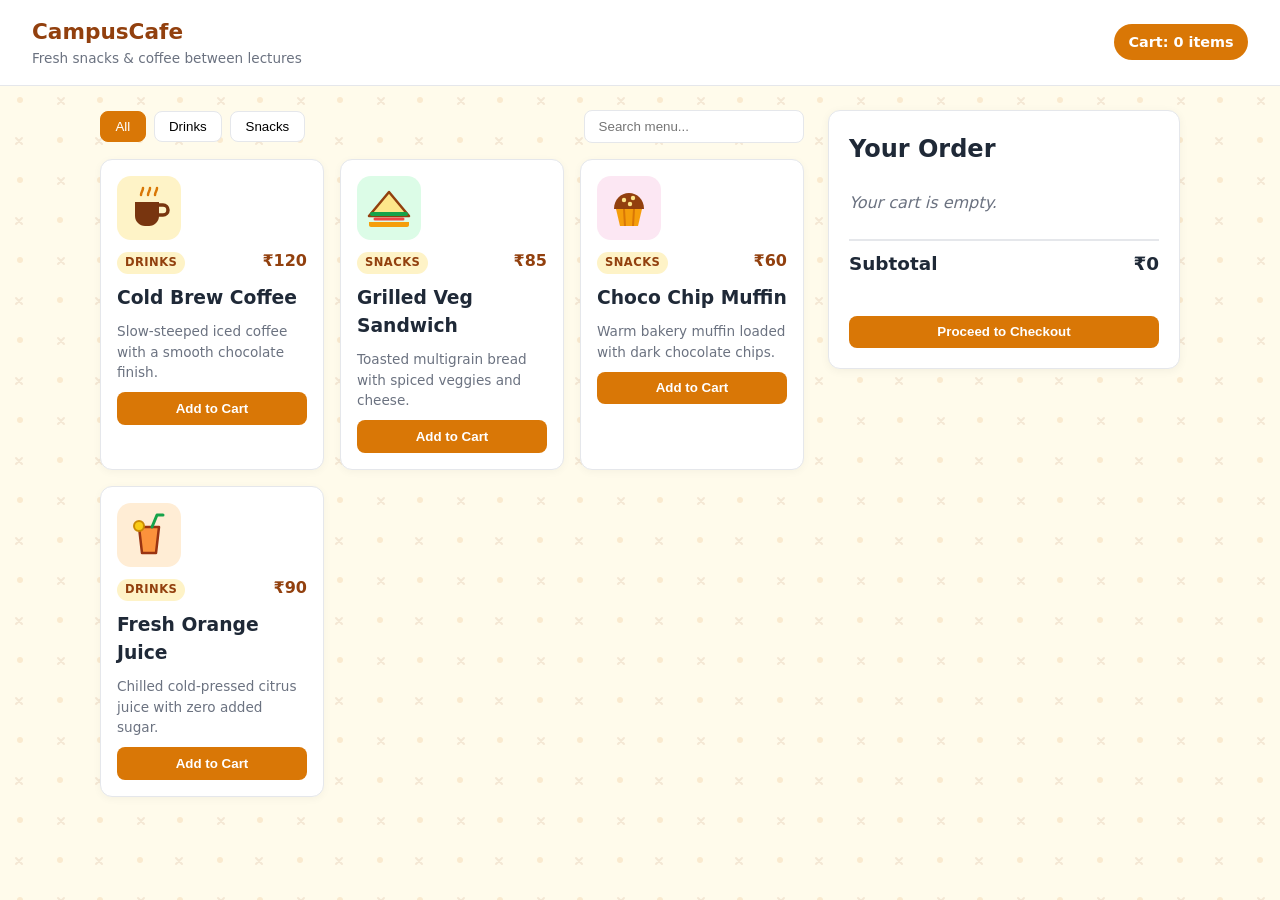
<file: CampusCafe-Debug-Task/index.html>
<!DOCTYPE html>
<html lang="en">
<head>
  <meta charset="UTF-8" />
  <meta name="viewport" content="width=device-width, initial-scale=1.0" />
  <title>CampusCafe — Student Order Portal</title>
  <link rel="stylesheet" href="styles/main.css" />
  <link rel="stylesheet" href="styles/theme.css" />
</head>
<body>
  <header class="topbar">
    <div class="brand">
      <h1>CampusCafe</h1>
      <p>Fresh snacks &amp; coffee between lectures</p>
    </div>
    <div class="cart-pill">
      Cart: <span id="cart-count">0</span> items
    </div>
  </header>

  <main class="container">
    <section>
      <div class="controls">
        <div class="filter-group">
          <button class="filter-btn active" data-category="all">All</button>
          <button class="filter-btn" data-category="drinks">Drinks</button>
          <button class="filter-btn" data-category="snacks">Snacks</button>
        </div>
        <input
          type="search"
          id="search-input"
          class="search-input"
          placeholder="Search menu..."
        />
      </div>

      <div id="menu-grid" class="menu-grid"></div>
    </section>

    <aside class="cart-panel">
      <h2>Your Order</h2>
      <ul id="cart-list" class="cart-list"></ul>

      <div class="summary-row summary-total">
        <span>Subtotal</span>
        <span>₹<span id="cart-subtotal">0</span></span>
      </div>

      <p id="cart-msg" class="msg-error"></p>

      <button id="checkout-btn" class="btn btn-primary" style="width: 100%; margin-top: 0.75rem;">
        Proceed to Checkout
      </button>
    </aside>
  </main>

  <script src="scripts/menuData.js"></script>
  <script src="scripts/app.js"></script>
</body>
</html>
</file>
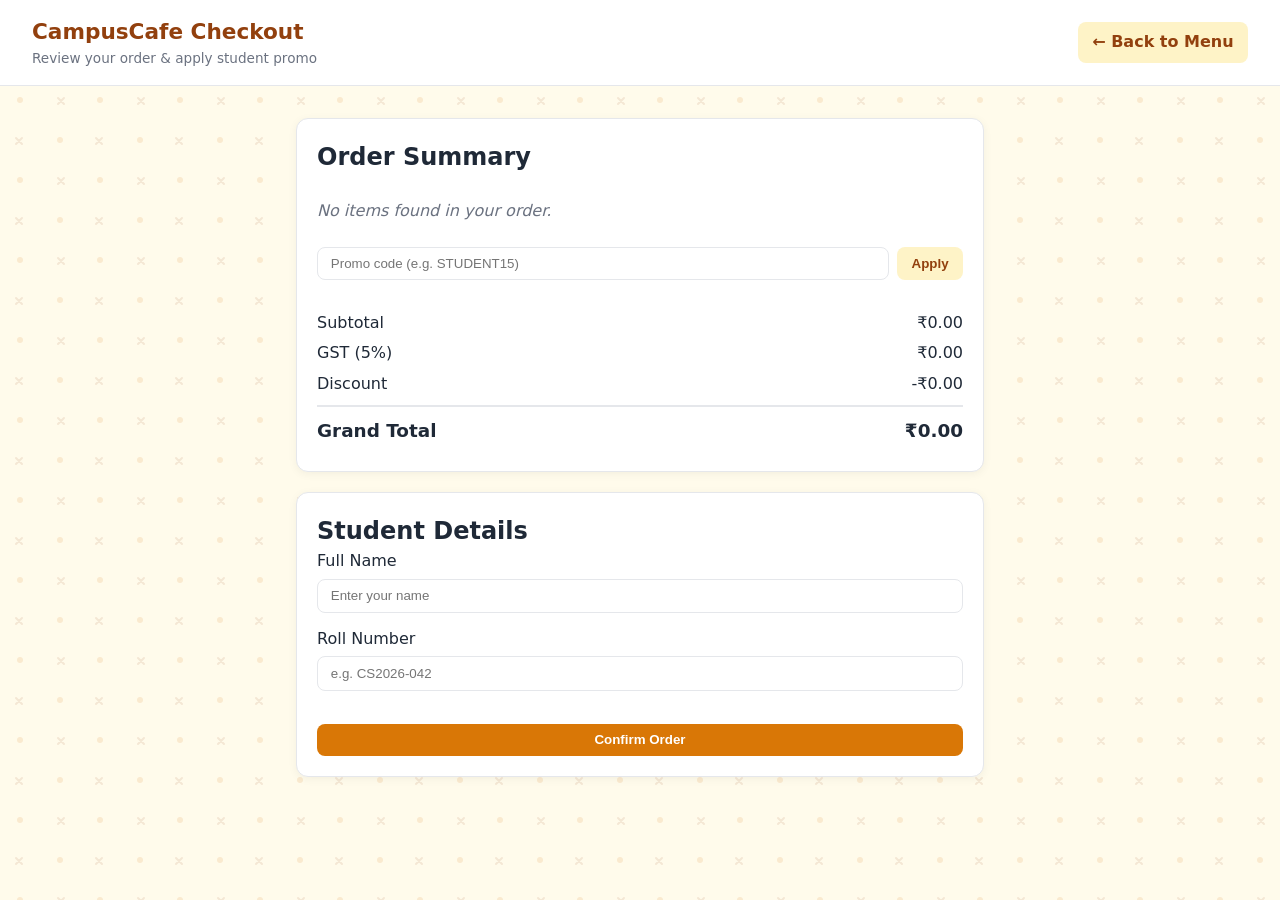
<file: CampusCafe-Debug-Task/pages/checkout.html>
<!DOCTYPE html>
<html lang="en">
<head>
  <meta charset="UTF-8" />
  <meta name="viewport" content="width=device-width, initial-scale=1.0" />
  <title>Checkout — CampusCafe</title>
  <link rel="stylesheet" href="../styles/main.css" />
  <link rel="stylesheet" href="../styles/theme.css" />
</head>
<body>
  <header class="topbar">
    <div class="brand">
      <h1>CampusCafe Checkout</h1>
      <p>Review your order &amp; apply student promo</p>
    </div>
    <a href="../index.html" class="btn btn-secondary">← Back to Menu</a>
  </header>

  <main class="checkout-wrapper">
    <section class="checkout-box">
      <h2>Order Summary</h2>
      <ul id="checkout-items" class="cart-list"></ul>

      <div class="promo-row">
        <input type="text" id="promo-input" placeholder="Promo code (e.g. STUDENT15)" />
        <button id="apply-promo-btn" class="btn btn-secondary">Apply</button>
      </div>
      <p id="promo-msg" class="msg-error"></p>

      <div class="summary-row">
        <span>Subtotal</span>
        <span>₹<span id="subtotal">0</span></span>
      </div>
      <div class="summary-row">
        <span>GST (5%)</span>
        <span>₹<span id="tax">0</span></span>
      </div>
      <div class="summary-row">
        <span>Discount</span>
        <span>-₹<span id="discount">0</span></span>
      </div>
      <div class="summary-row summary-total">
        <span>Grand Total</span>
        <span>₹<span id="grand-total">0</span></span>
      </div>
    </section>

    <section class="checkout-box">
      <h2>Student Details</h2>
      <form id="order-form">
        <div class="form-group">
          <label for="student-name">Full Name</label>
          <input type="text" id="student-name" placeholder="Enter your name" />
        </div>
        <div class="form-group">
          <label for="roll-number">Roll Number</label>
          <input type="text" id="roll-number" placeholder="e.g. CS2026-042" />
        </div>
        <p id="order-msg" class="msg-error"></p>
        <button type="submit" id="confirm-order-btn" class="btn btn-primary" style="width: 100%;">
          Confirm Order
        </button>
      </form>
    </section>
  </main>

  <script src="../scripts/checkout.js"></script>
</body>
</html>
</file>
<file: CampusCafe-Debug-Task/styles/main.css>
* {
  box-sizing: border-box;
  margin: 0;
  padding: 0;
}

body {
  font-family: "Segoe UI", system-ui, -apple-system, sans-serif;
  line-height: 1.5;
  min-height: 100vh;
}

.topbar {
  display: flex;
  justify-content: space-between;
  align-items: center;
  padding: 1rem 2rem;
  border-bottom: 1px solid var(--border);
  background: var(--surface);
  position: sticky;
  top: 0;
  z-index: 10;
}

.brand h1 {
  font-size: 1.35rem;
  color: var(--primary-dark);
}

.brand p {
  font-size: 0.85rem;
  color: var(--muted);
}

.cart-pill {
  background: var(--primary);
  color: #fff;
  padding: 0.45rem 0.9rem;
  border-radius: 999px;
  font-weight: 600;
  font-size: 0.9rem;
}

.container {
  max-width: 1120px;
  margin: 1.5rem auto;
  padding: 0 1.25rem;
  display: grid;
  grid-template-columns: 2fr 1fr;
  gap: 1.5rem;
}

.controls {
  display: flex;
  flex-wrap: wrap;
  gap: 0.75rem;
  align-items: center;
  justify-content: space-between;
  margin-bottom: 1rem;
}

.filter-group {
  display: flex;
  gap: 0.5rem;
}

.filter-btn {
  padding: 0.45rem 0.9rem;
  border: 1px solid var(--border);
  background: var(--surface);
  border-radius: 8px;
  cursor: pointer;
  font-weight: 500;
}

.filter-btn.active {
  background: var(--primary);
  color: #fff;
  border-color: var(--primary);
}

.search-input {
  padding: 0.5rem 0.85rem;
  border: 1px solid var(--border);
  border-radius: 8px;
  min-width: 220px;
  background: var(--surface);
}

.menu-grid {
  display: grid;
  grid-template-columns: repeat(auto-fill, minmax(220px, 1fr));
  gap: 1rem;
}

.card {
  background: var(--surface);
  border: 1px solid var(--border);
  border-radius: 12px;
  padding: 1rem;
  display: flex;
  flex-direction: column;
  gap: 0.6rem;
  box-shadow: 0 2px 8px rgba(0, 0, 0, 0.04);
}

.card img {
  width: 64px;
  height: 64px;
  object-fit: contain;
}

.card-header {
  display: flex;
  justify-content: space-between;
  align-items: baseline;
}

.category-tag {
  font-size: 0.72rem;
  text-transform: uppercase;
  letter-spacing: 0.04em;
  padding: 0.15rem 0.5rem;
  border-radius: 999px;
  background: var(--accent-soft);
  color: var(--primary-dark);
  font-weight: 600;
}

.price {
  font-weight: 700;
  color: var(--primary-dark);
}

.btn {
  padding: 0.55rem 0.9rem;
  border: none;
  border-radius: 8px;
  cursor: pointer;
  font-weight: 600;
  text-align: center;
  text-decoration: none;
  display: inline-block;
}

.btn-primary {
  background: var(--primary);
  color: #fff;
}

.btn-primary:hover {
  background: var(--primary-dark);
}

.btn-secondary {
  background: var(--accent-soft);
  color: var(--primary-dark);
}

.cart-panel,
.checkout-box {
  background: var(--surface);
  border: 1px solid var(--border);
  border-radius: 12px;
  padding: 1.25rem;
  height: fit-content;
  box-shadow: 0 2px 10px rgba(0, 0, 0, 0.05);
}

.cart-list {
  list-style: none;
  margin: 1rem 0;
  display: flex;
  flex-direction: column;
  gap: 0.65rem;
}

.cart-row {
  display: flex;
  justify-content: space-between;
  align-items: center;
  gap: 0.5rem;
  padding-bottom: 0.5rem;
  border-bottom: 1px dashed var(--border);
  font-size: 0.92rem;
}

.qty-controls {
  display: flex;
  align-items: center;
  gap: 0.35rem;
}

.qty-btn {
  width: 24px;
  height: 24px;
  border: 1px solid var(--border);
  background: #fff;
  border-radius: 6px;
  cursor: pointer;
  font-weight: 700;
}

.summary-row {
  display: flex;
  justify-content: space-between;
  margin: 0.4rem 0;
}

.summary-total {
  font-size: 1.15rem;
  font-weight: 700;
  border-top: 2px solid var(--border);
  padding-top: 0.6rem;
  margin-top: 0.6rem;
}

.checkout-wrapper {
  max-width: 720px;
  margin: 2rem auto;
  padding: 0 1rem;
  display: flex;
  flex-direction: column;
  gap: 1.25rem;
}

.form-group {
  display: flex;
  flex-direction: column;
  gap: 0.35rem;
  margin-bottom: 0.85rem;
}

.form-group input {
  padding: 0.55rem 0.8rem;
  border: 1px solid var(--border);
  border-radius: 8px;
}

.promo-row {
  display: flex;
  gap: 0.5rem;
  margin: 0.75rem 0 0.35rem;
}

.promo-row input {
  flex: 1;
  padding: 0.5rem 0.8rem;
  border: 1px solid var(--border);
  border-radius: 8px;
}

.msg-error {
  color: #b91c1c;
  font-size: 0.88rem;
  min-height: 1.2rem;
}

.msg-success {
  color: #15803d;
  font-size: 0.88rem;
  min-height: 1.2rem;
}

.empty-state {
  color: var(--muted);
  font-style: italic;
  padding: 0.5rem 0;
}

@media (max-width: 768px) {
  .container {
    grid-template-columns: 1fr;
  }
}
</file>
<file: CampusCafe-Debug-Task/styles/theme.css>
:root {
  --primary: #d97706;
  --primary-dark: #92400e;
  --accent-soft: #fef3c7;
  --surface: #ffffff;
  --border: #e5e7eb;
  --muted: #6b7280;
  --text: #1f2937;
}

body {
  color: var(--text);
  background-color: #fffbeb;
  /* Subtle background pattern */
  background-image: url("../assets/bg-pattern.svg");
  background-repeat: repeat;
}
</file>
